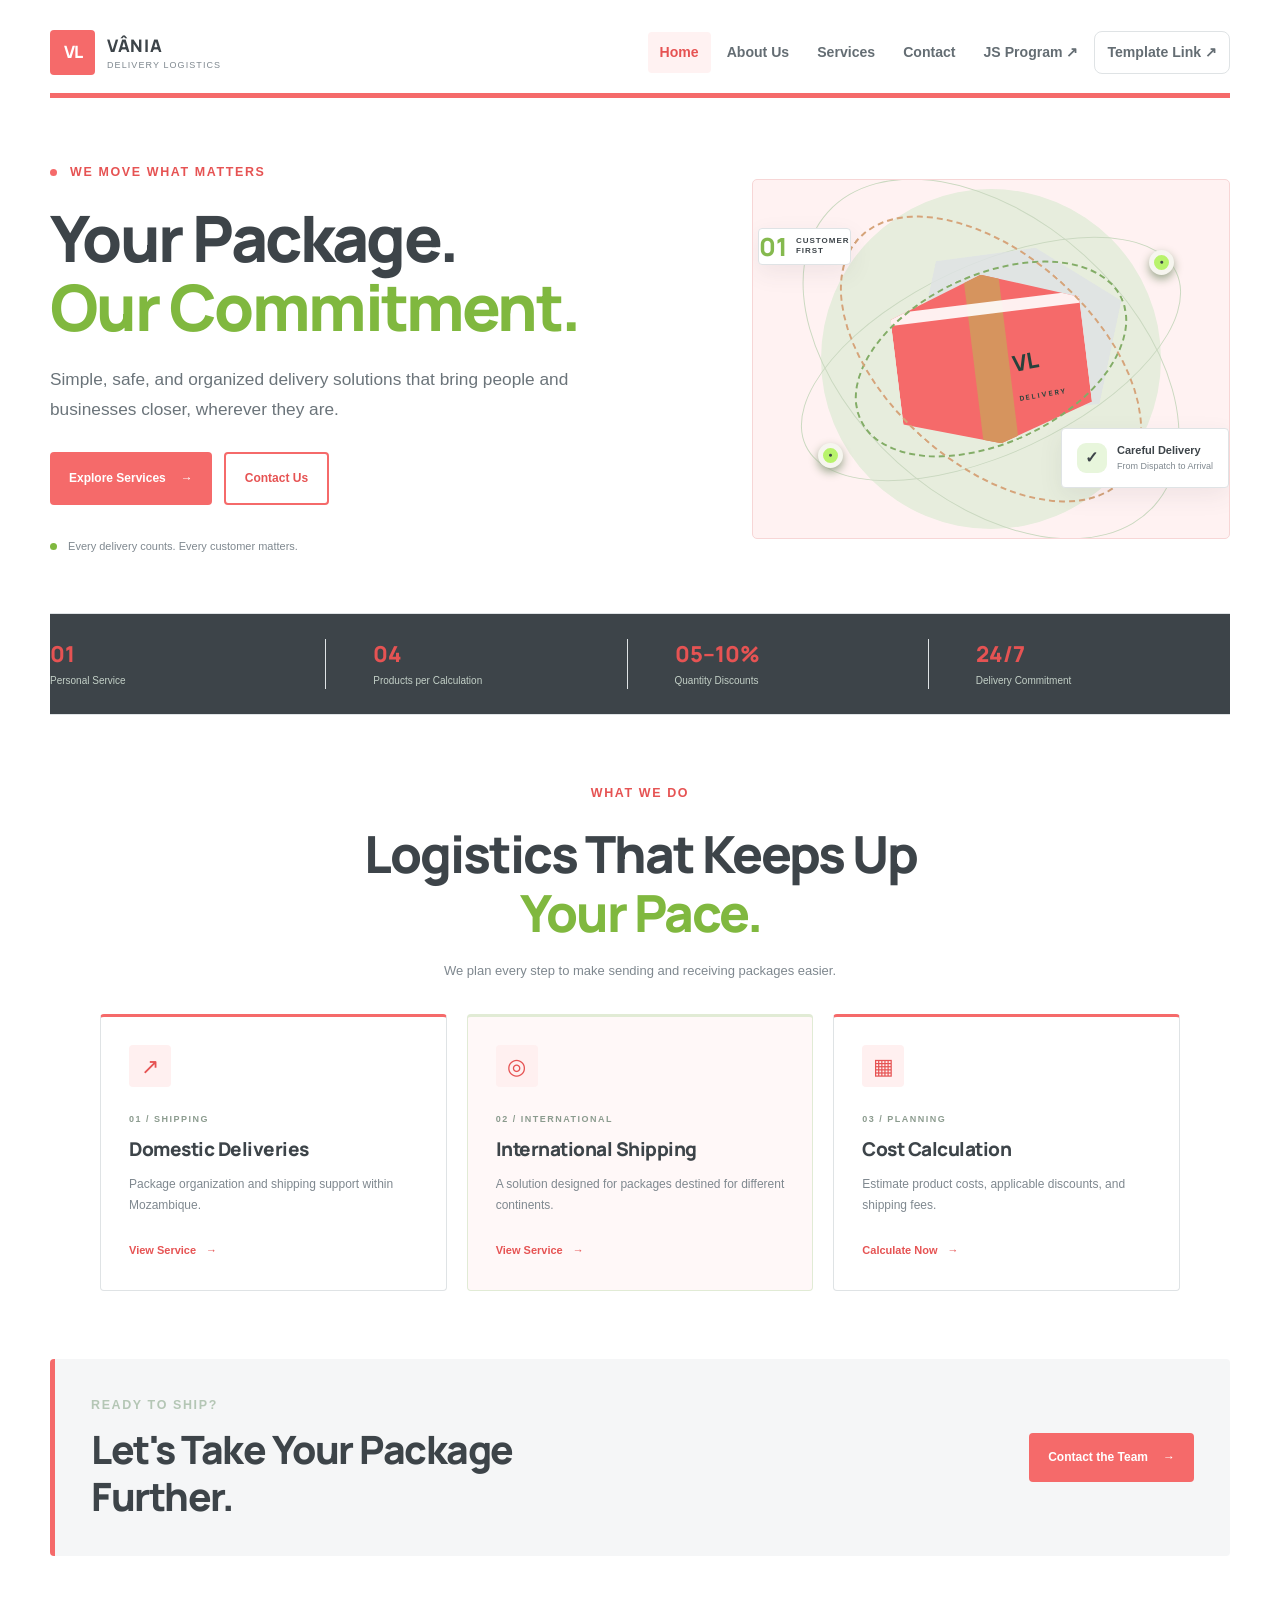
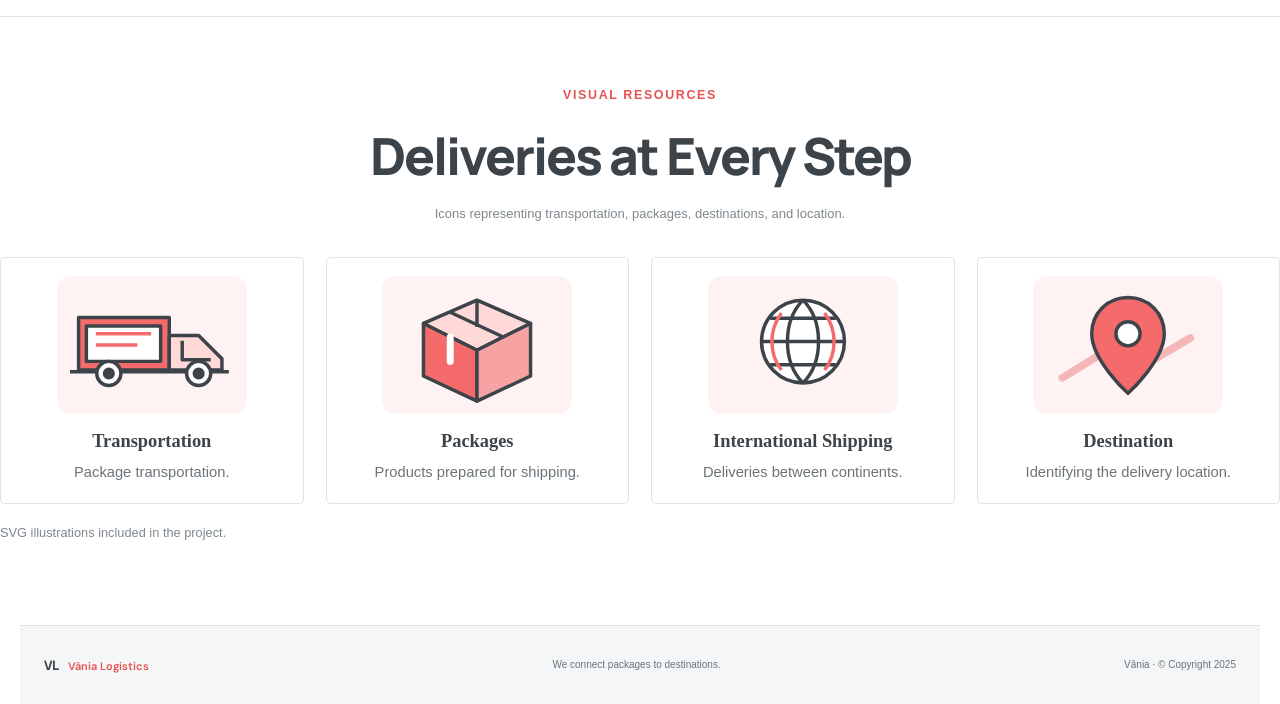
<file: index.html>
<!DOCTYPE html>
<html lang="en">
<head>
  <meta charset="UTF-8">
  <meta name="viewport" content="width=device-width, initial-scale=1.0">
  <title>Vânia Logistics | Entregas</title>
  <link rel="icon" type="image/svg+xml" href="images/favicon.svg">
  <link rel="stylesheet" href="css/style.css">
</head>
<body>
  <header class="site-header">
    <a class="brand" href="index.html" aria-label="Vânia Logistics - home page">
      <span class="brand-mark">VL</span>
      <span><strong>VÂNIA</strong><small>DELIVERY LOGISTICS</small></span>
    </a>
    <button class="menu-toggle" aria-label="Open menu" aria-expanded="false">☰</button>
    <nav class="main-nav">
      <a class="active" href="index.html">Home</a>
      <a href="sobre.html">About Us</a>
      <a href="servicos.html">Services</a>
      <a href="contacto.html">Contact</a>
      <a href="programa-js.html" target="_blank" rel="noopener">JS Program ↗</a>
      <a class="template-link" href="https://html5up.net/massively" target="_blank" rel="noopener">Template Link ↗</a>
    </nav>
  </header>

  <main>
    <section class="hero">
      <div class="hero-content">
        <p class="eyebrow"><span></span> WE MOVE WHAT MATTERS</p>
        <h1>Your Package.<br><em>Our Commitment.</em></h1>
        <p class="hero-copy">Simple, safe, and organized delivery solutions that bring people and businesses closer, wherever they are.</p>
        <div class="hero-actions">
          <a class="button button-primary" href="servicos.html">Explore Services <span>→</span></a>
          <a class="button button-outline" href="contacto.html">Contact Us</a>
        </div>
        <div class="hero-note"><span class="status-dot"></span> Every delivery counts. Every customer matters.</div>
      </div>
      <div class="hero-art" aria-label="Ilustração de entrega e logística">
        <div class="orbit orbit-one"></div><div class="orbit orbit-two"></div>
        <div class="parcel parcel-back"></div>
        <div class="parcel parcel-front"><div class="parcel-tape"></div><div class="parcel-label">VL<br><small>DELIVERY</small></div></div>
        <div class="route route-one"></div><div class="route route-two"></div>
        <div class="pin pin-one">●</div><div class="pin pin-two">●</div>
        <div class="floating-card"><span class="mini-icon">✓</span><span><strong>Careful Delivery</strong><small>From Dispatch to Arrival</small></span></div>
        <div class="floating-number"><strong>01</strong><small>CUSTOMER<br>FIRST</small></div>
      </div>
    </section>

    <section class="stats-row">
      <div><strong>01</strong><span>Personal Service</span></div>
      <div><strong>04</strong><span>Products per Calculation</span></div>
      <div><strong>05–10%</strong><span>Quantity Discounts</span></div>
      <div><strong>24/7</strong><span>Delivery Commitment</span></div>
    </section>

    <section class="section section-light">
      <div class="section-heading">
        <p class="eyebrow">WHAT WE DO</p>
        <h2>Logistics That Keeps Up<br><em>Your Pace.</em></h2>
        <p>We plan every step to make sending and receiving packages easier.</p>
      </div>
      <div class="card-grid">
        <article class="service-card"><div class="card-icon">↗</div><p class="card-number">01 / SHIPPING</p><h3>Domestic Deliveries</h3><p>Package organization and shipping support within Mozambique.</p><a href="servicos.html">View Service <span>→</span></a></article>
        <article class="service-card featured"><div class="card-icon">◎</div><p class="card-number">02 / INTERNATIONAL</p><h3>International Shipping</h3><p>A solution designed for packages destined for different continents.</p><a href="servicos.html">View Service <span>→</span></a></article>
        <article class="service-card"><div class="card-icon">▦</div><p class="card-number">03 / PLANNING</p><h3>Cost Calculation</h3><p>Estimate product costs, applicable discounts, and shipping fees.</p><a href="programa-js.html" target="_blank" rel="noopener">Calculate Now <span>→</span></a></article>
      </div>
    </section>

    <section class="wide-cta">
      <div><p class="eyebrow">READY TO SHIP?</p><h2>Let's Take Your Package<br>Further.</h2></div>
      <a class="button button-light" href="contacto.html">Contact the Team <span>→</span></a>
    </section>
  </main>

  
<section class="section icon-gallery">
  <div class="section-heading">
    <p class="eyebrow">VISUAL RESOURCES</p>
    <h2>Deliveries at Every Step</h2>
    <p>Icons representing transportation, packages, destinations, and location.</p>
  </div>
  <div class="icon-gallery-grid">
    <article><img src="images/camiao.svg" alt="Delivery truck"><h3>Transportation</h3><p>Package transportation.</p></article>
    <article><img src="images/caixa.svg" alt="Shipping box"><h3>Packages</h3><p>Products prepared for shipping.</p></article>
    <article><img src="images/globo.svg" alt="Globe"><h3>International Shipping</h3><p>Deliveries between continents.</p></article>
    <article><img src="images/localizacao.svg" alt="Location marker"><h3>Destination</h3><p>Identifying the delivery location.</p></article>
  </div>
  <p class="icon-note">SVG illustrations included in the project.</p>
</section>
<footer class="site-footer"><a class="footer-brand" href="index.html">VL <span>Vânia Logistics</span></a><p>We connect packages to destinations.</p><p>Vânia · © Copyright 2025</p></footer>
  <script src="js/main.js"></script>
</body>
</html>
</file>
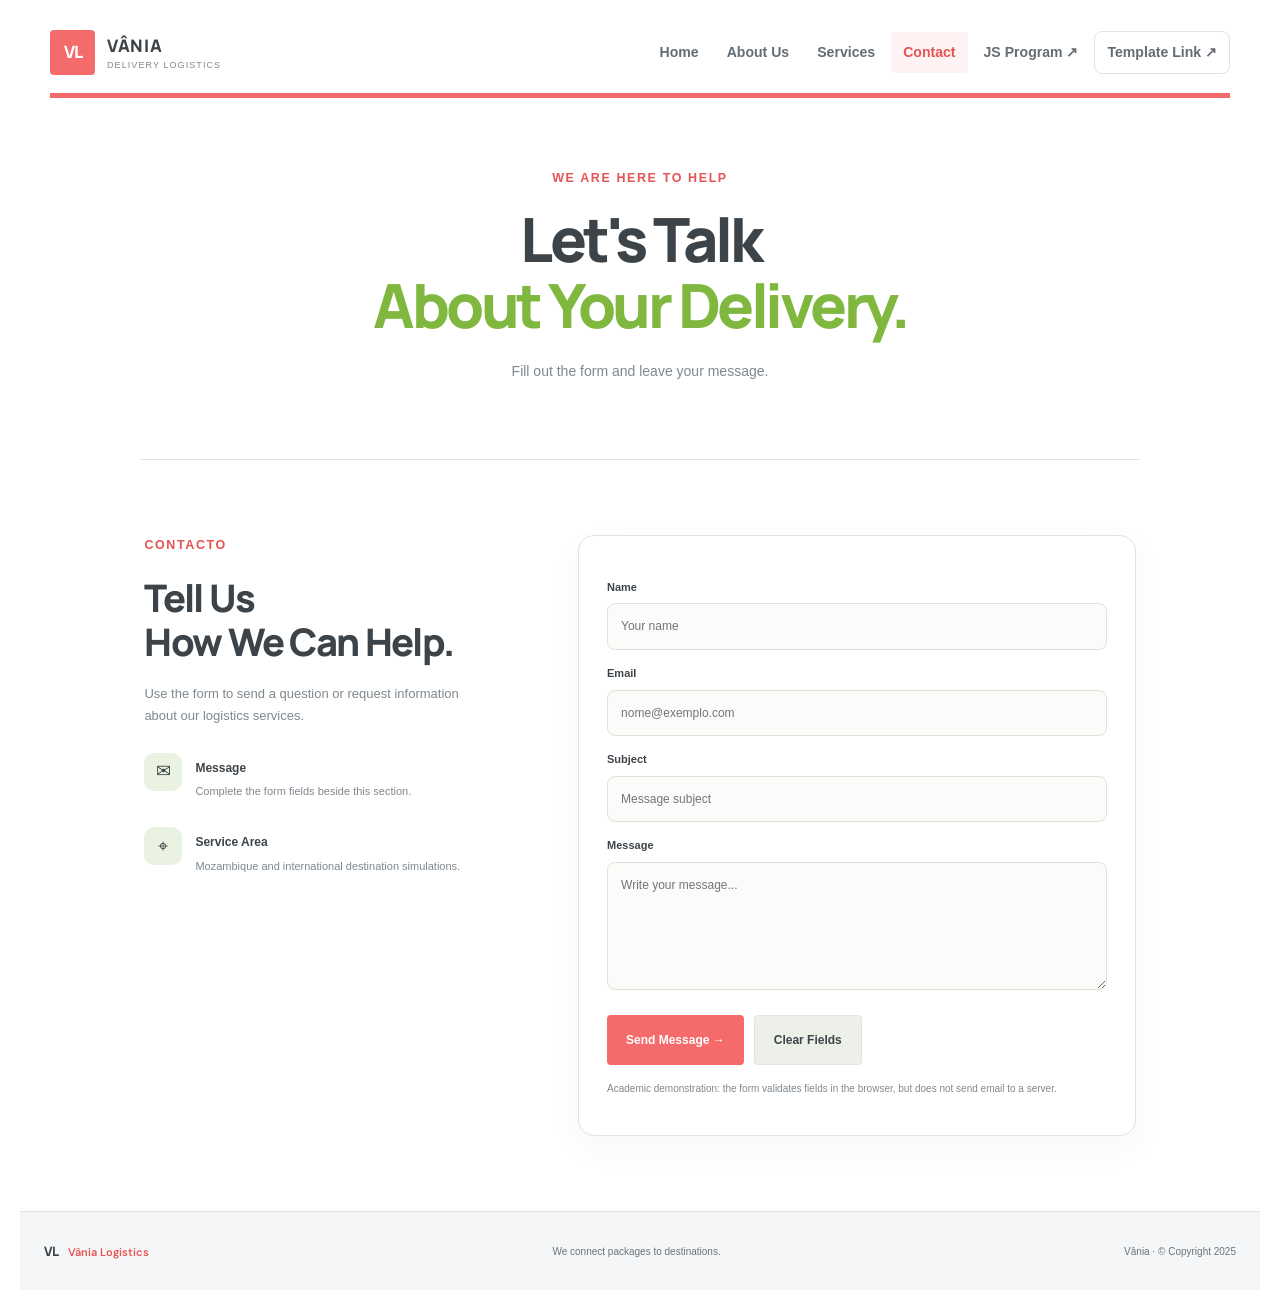
<file: contacto.html>
<!DOCTYPE html>
<html lang="en">
<head><meta charset="UTF-8"><meta name="viewport" content="width=device-width, initial-scale=1.0"><title>Contact | Vânia Logistics</title><link rel="icon" type="image/svg+xml" href="images/favicon.svg"><link rel="stylesheet" href="css/style.css"></head>
<body>
<header class="site-header"><a class="brand" href="index.html"><span class="brand-mark">VL</span><span><strong>VÂNIA</strong><small>DELIVERY LOGISTICS</small></span></a><button class="menu-toggle" aria-label="Open menu" aria-expanded="false">☰</button><nav class="main-nav"><a href="index.html">Home</a><a href="sobre.html">About Us</a><a href="servicos.html">Services</a><a class="active" href="contacto.html">Contact</a><a href="programa-js.html" target="_blank" rel="noopener">JS Program ↗</a><a class="template-link" href="https://html5up.net/massively" target="_blank" rel="noopener">Template Link ↗</a></nav></header>
<main><section class="page-hero"><p class="eyebrow">WE ARE HERE TO HELP</p><h1>Let's Talk<br><em>About Your Delivery.</em></h1><p>Fill out the form and leave your message.</p></section>
<section class="contact-layout section-light"><div class="contact-intro"><p class="eyebrow">CONTACTO</p><h2>Tell Us<br>How We Can Help.</h2><p>Use the form to send a question or request information about our logistics services.</p><div class="contact-info"><span class="info-symbol">✉</span><div><strong>Message</strong><p>Complete the form fields beside this section.</p></div></div><div class="contact-info"><span class="info-symbol">⌖</span><div><strong>Service Area</strong><p>Mozambique and international destination simulations.</p></div></div></div>
<form class="contact-form" id="contactForm"><label for="nome">Name</label><input id="nome" name="nome" type="text" placeholder="Your name" required><label for="email">Email</label><input id="email" name="email" type="email" placeholder="nome@exemplo.com" required><label for="assunto">Subject</label><input id="assunto" name="assunto" type="text" placeholder="Message subject" required><label for="mensagem">Message</label><textarea id="mensagem" name="mensagem" rows="5" placeholder="Write your message..." required></textarea><div class="form-actions"><button class="button button-primary" type="submit">Send Message →</button><button class="button button-muted" type="reset">Clear Fields</button></div><p class="form-feedback" id="formFeedback" role="status"></p><p class="form-note">Academic demonstration: the form validates fields in the browser, but does not send email to a server.</p></form></section></main>
<footer class="site-footer"><a class="footer-brand" href="index.html">VL <span>Vânia Logistics</span></a><p>We connect packages to destinations.</p><p>Vânia · © Copyright 2025</p></footer><script src="js/main.js"></script></body></html>
</file>
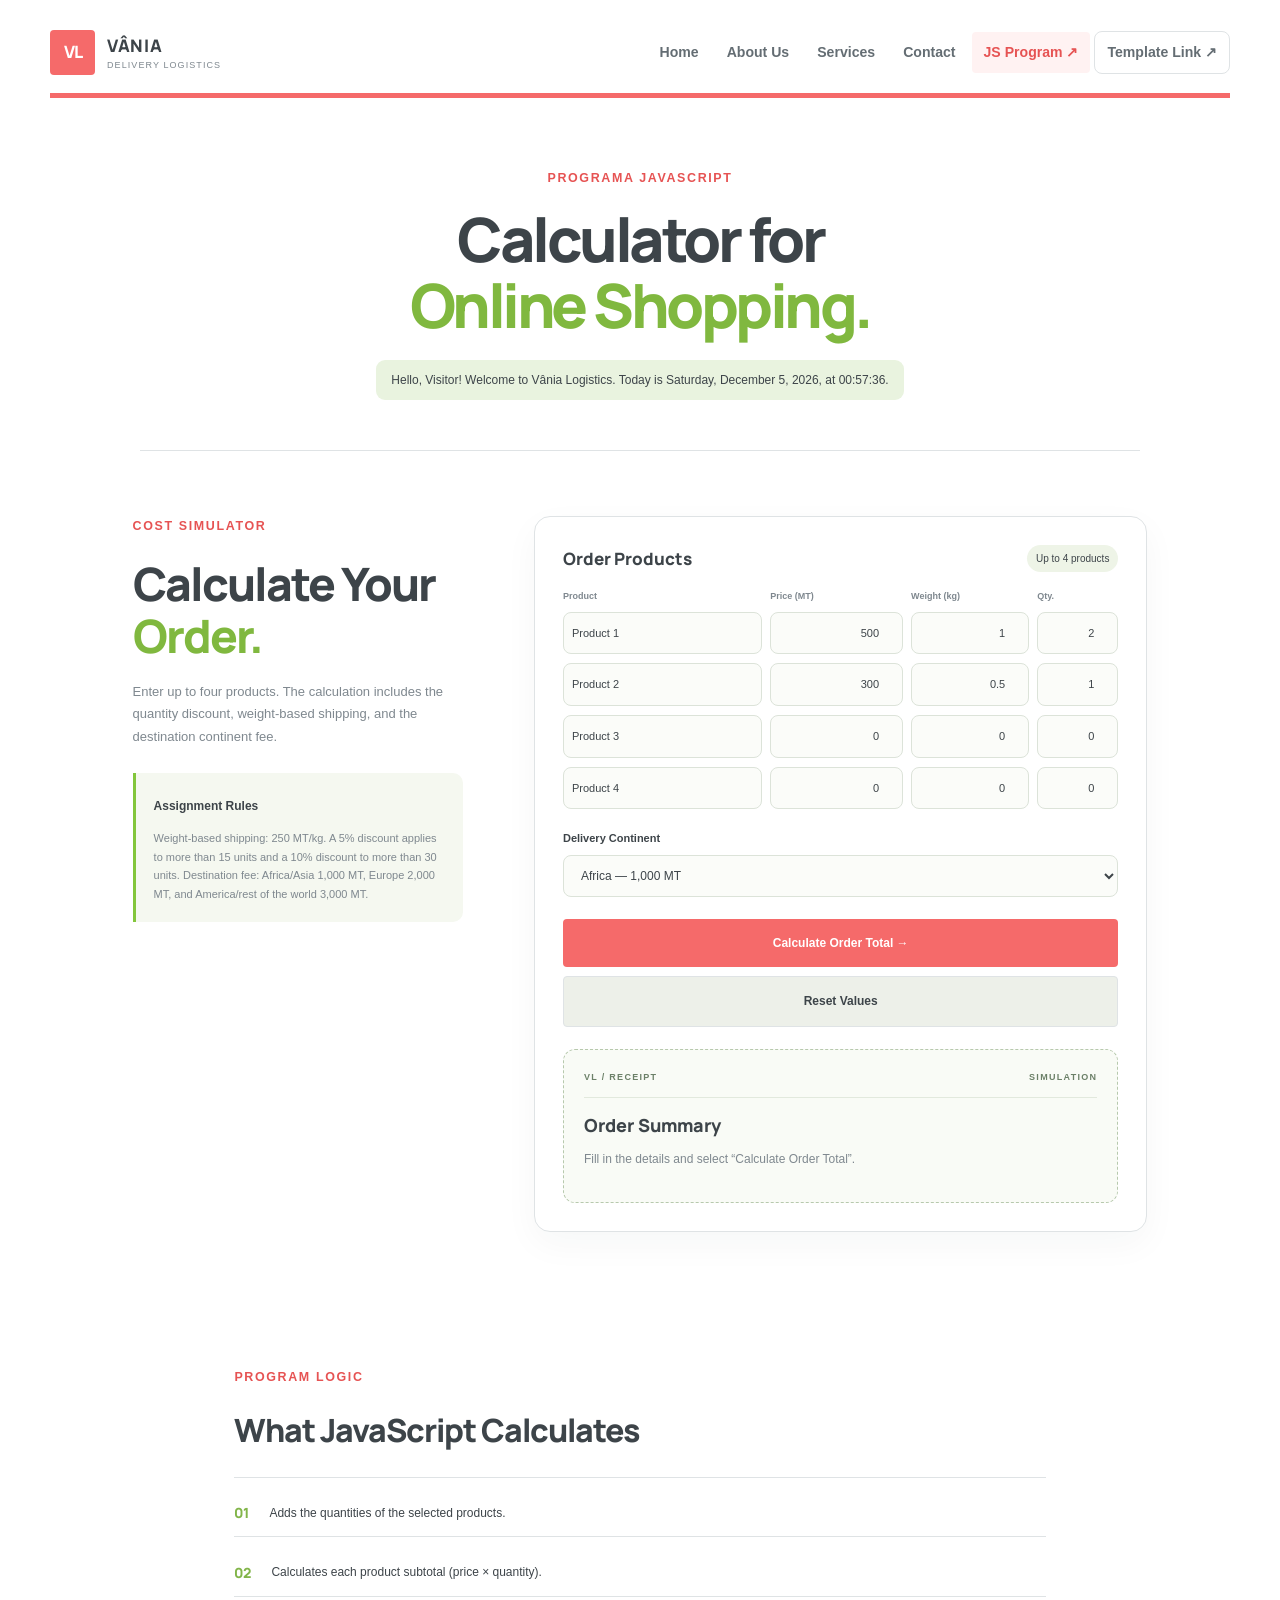
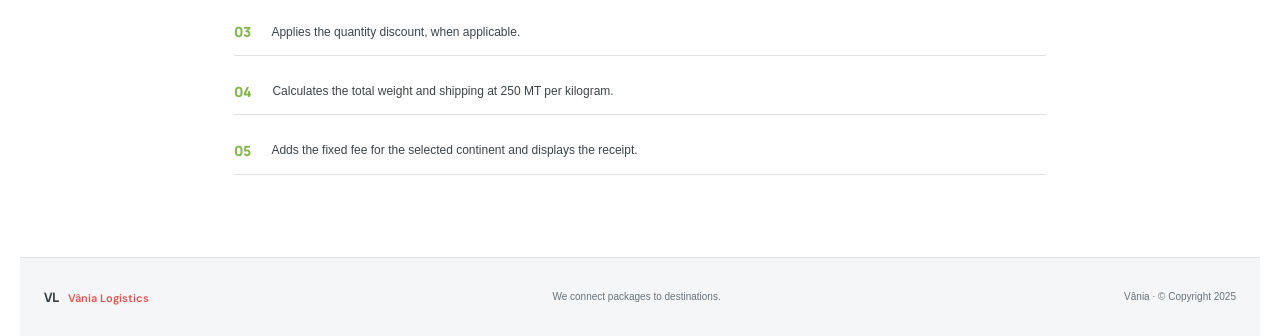
<file: programa-js.html>
<!DOCTYPE html>
<html lang="en">
<head><meta charset="UTF-8"><meta name="viewport" content="width=device-width, initial-scale=1.0"><title>JS Program | Vânia Logistics</title><link rel="icon" type="image/svg+xml" href="images/favicon.svg"><link rel="stylesheet" href="css/style.css"><script src="js/programa.js" defer></script></head>
<body class="program-page">
<header class="site-header"><a class="brand" href="index.html"><span class="brand-mark">VL</span><span><strong>VÂNIA</strong><small>DELIVERY LOGISTICS</small></span></a><button class="menu-toggle" aria-label="Open menu" aria-expanded="false">☰</button><nav class="main-nav"><a href="index.html">Home</a><a href="sobre.html">About Us</a><a href="servicos.html">Services</a><a href="contacto.html">Contact</a><a class="active" href="programa-js.html" target="_blank" rel="noopener">JS Program ↗</a><a class="template-link" href="https://html5up.net/massively" target="_blank" rel="noopener">Template Link ↗</a></nav></header>
<main><section class="page-hero program-hero"><p class="eyebrow">PROGRAMA JAVASCRIPT</p><h1>Calculator for<br><em>Online Shopping.</em></h1><p id="welcomeMessage" class="welcome-message">Preparing your welcome message...</p></section>
<section class="calculator-section section-light"><div class="calculator-intro"><p class="eyebrow">COST SIMULATOR</p><h2>Calculate Your<br><em>Order.</em></h2><p>Enter up to four products. The calculation includes the quantity discount, weight-based shipping, and the destination continent fee.</p><div class="rule-note"><strong>Assignment Rules</strong><p>Weight-based shipping: 250 MT/kg. A 5% discount applies to more than 15 units and a 10% discount to more than 30 units. Destination fee: Africa/Asia 1,000 MT, Europe 2,000 MT, and America/rest of the world 3,000 MT.</p></div></div>
<form id="orderForm" class="calculator-form">
<div class="form-topline"><h3>Order Products</h3><span>Up to 4 products</span></div>
<div class="product-head"><span>Product</span><span>Price (MT)</span><span>Weight (kg)</span><span>Qty.</span></div>
<div class="product-row"><label class="sr-only" for="produto1">Product 1</label><input id="produto1" name="produto1" placeholder="Product 1" value="Product 1" maxlength="60"><label class="sr-only" for="preco1">Price of product 1</label><input id="preco1" name="preco1" type="number" min="0" step="0.01" value="500" required><label class="sr-only" for="peso1">Weight of product 1</label><input id="peso1" name="peso1" type="number" min="0" step="0.01" value="1" required><label class="sr-only" for="qtd1">Quantity of product 1</label><input id="qtd1" name="qtd1" type="number" min="0" step="1" value="2" required></div>
<div class="product-row"><label class="sr-only" for="produto2">Product 2</label><input id="produto2" name="produto2" placeholder="Product 2" value="Product 2" maxlength="60"><label class="sr-only" for="preco2">Price of product 2</label><input id="preco2" name="preco2" type="number" min="0" step="0.01" value="300" required><label class="sr-only" for="peso2">Weight of product 2</label><input id="peso2" name="peso2" type="number" min="0" step="0.01" value="0.5" required><label class="sr-only" for="qtd2">Quantity of product 2</label><input id="qtd2" name="qtd2" type="number" min="0" step="1" value="1" required></div>
<div class="product-row"><label class="sr-only" for="produto3">Product 3</label><input id="produto3" name="produto3" placeholder="Product 3" value="Product 3" maxlength="60"><label class="sr-only" for="preco3">Price of product 3</label><input id="preco3" name="preco3" type="number" min="0" step="0.01" value="0"><label class="sr-only" for="peso3">Weight of product 3</label><input id="peso3" name="peso3" type="number" min="0" step="0.01" value="0"><label class="sr-only" for="qtd3">Quantity of product 3</label><input id="qtd3" name="qtd3" type="number" min="0" step="1" value="0"></div>
<div class="product-row"><label class="sr-only" for="produto4">Product 4</label><input id="produto4" name="produto4" placeholder="Product 4" value="Product 4" maxlength="60"><label class="sr-only" for="preco4">Price of product 4</label><input id="preco4" name="preco4" type="number" min="0" step="0.01" value="0"><label class="sr-only" for="peso4">Weight of product 4</label><input id="peso4" name="peso4" type="number" min="0" step="0.01" value="0"><label class="sr-only" for="qtd4">Quantity of product 4</label><input id="qtd4" name="qtd4" type="number" min="0" step="1" value="0"></div>
<div class="destination-field"><label for="continente">Delivery Continent</label><select id="continente" name="continente" required><option value="1000">Africa — 1,000 MT</option><option value="1000">Asia — 1,000 MT</option><option value="2000">Europe — 2,000 MT</option><option value="3000">America — 3,000 MT</option><option value="3000">Rest of the world — 3,000 MT</option></select></div>
<button class="button button-primary calculate-button" type="submit">Calculate Order Total →</button><button class="button button-muted reset-button" type="reset">Reset Values</button>
<div id="receipt" class="receipt" aria-live="polite"><div class="receipt-head"><span>VL / RECEIPT</span><span>SIMULATION</span></div><h3>Order Summary</h3><p>Fill in the details and select “Calculate Order Total”.</p></div>
</form></section>
<section class="code-section"><p class="eyebrow">PROGRAM LOGIC</p><h2>What JavaScript Calculates</h2><div class="code-explainer"><p><span>01</span> Adds the quantities of the selected products.</p><p><span>02</span> Calculates each product subtotal (price × quantity).</p><p><span>03</span> Applies the quantity discount, when applicable.</p><p><span>04</span> Calculates the total weight and shipping at 250 MT per kilogram.</p><p><span>05</span> Adds the fixed fee for the selected continent and displays the receipt.</p></div></section>
</main><footer class="site-footer"><a class="footer-brand" href="index.html">VL <span>Vânia Logistics</span></a><p>We connect packages to destinations.</p><p>Vânia · © Copyright 2025</p></footer><script src="js/main.js"></script></body></html>
</file>
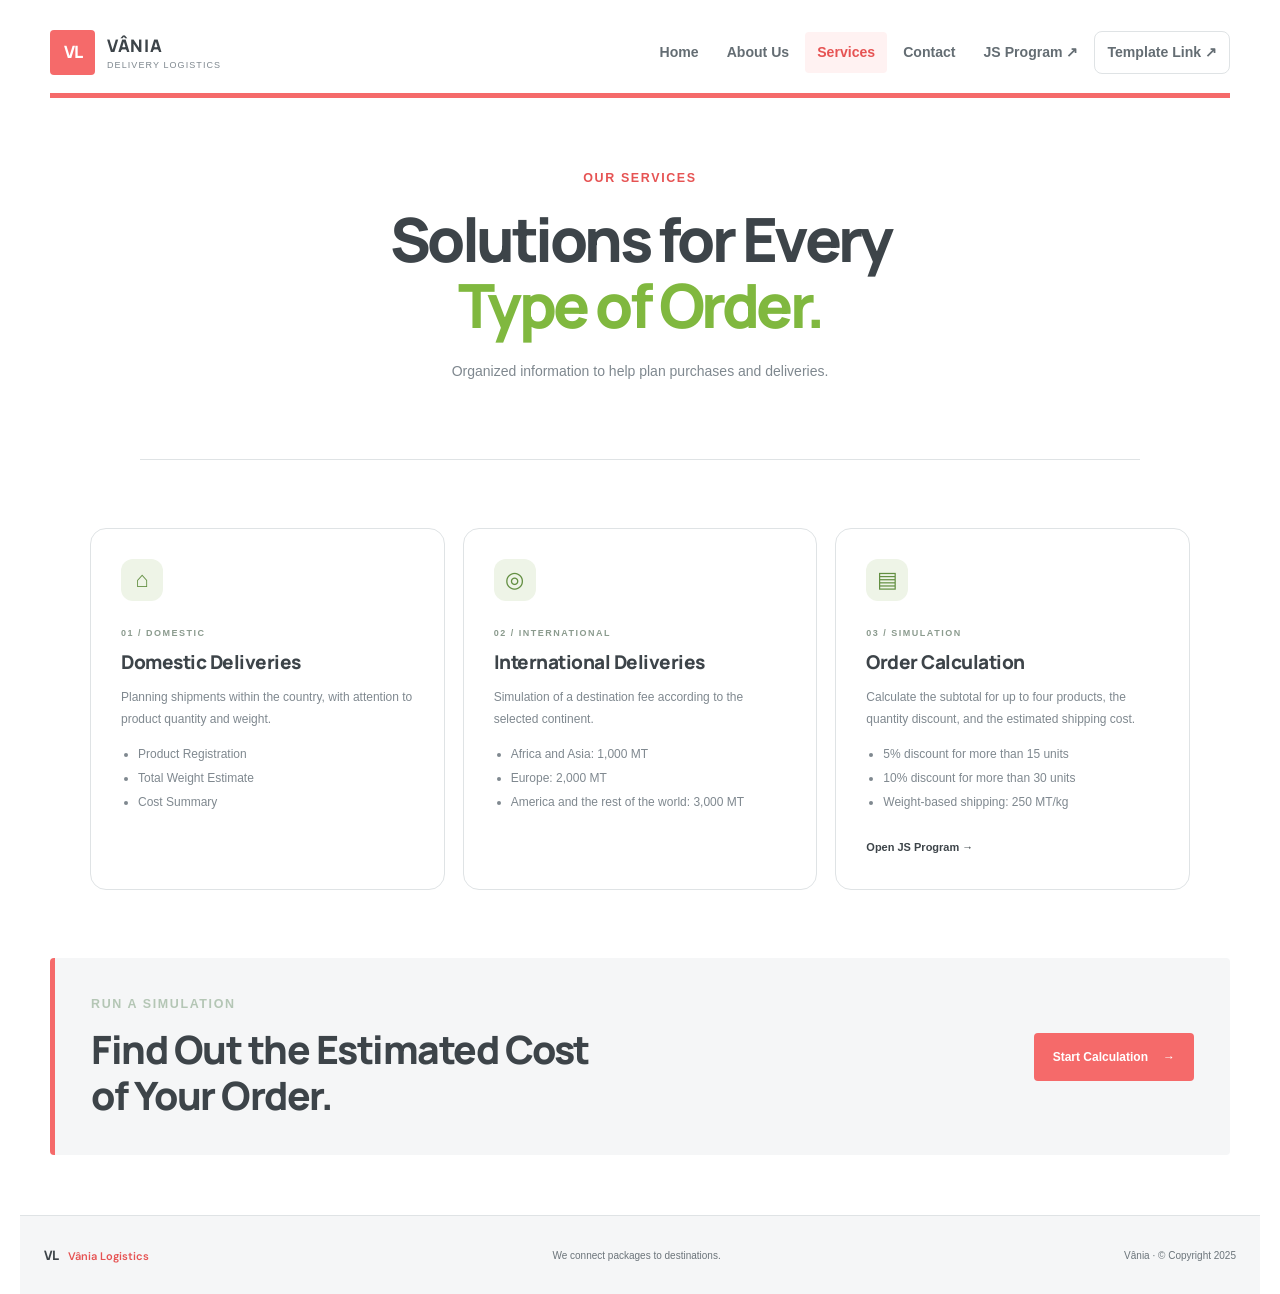
<file: servicos.html>
<!DOCTYPE html>
<html lang="en">
<head><meta charset="UTF-8"><meta name="viewport" content="width=device-width, initial-scale=1.0"><title>Services | Vânia Logistics</title><link rel="icon" type="image/svg+xml" href="images/favicon.svg"><link rel="stylesheet" href="css/style.css"></head>
<body>
<header class="site-header"><a class="brand" href="index.html"><span class="brand-mark">VL</span><span><strong>VÂNIA</strong><small>DELIVERY LOGISTICS</small></span></a><button class="menu-toggle" aria-label="Open menu" aria-expanded="false">☰</button><nav class="main-nav"><a href="index.html">Home</a><a href="sobre.html">About Us</a><a class="active" href="servicos.html">Services</a><a href="contacto.html">Contact</a><a href="programa-js.html" target="_blank" rel="noopener">JS Program ↗</a><a class="template-link" href="https://html5up.net/massively" target="_blank" rel="noopener">Template Link ↗</a></nav></header>
<main><section class="page-hero"><p class="eyebrow">OUR SERVICES</p><h1>Solutions for Every<br><em>Type of Order.</em></h1><p>Organized information to help plan purchases and deliveries.</p></section>
<section class="section section-light"><div class="service-detail-grid"><article class="detail-card"><div class="detail-icon">⌂</div><p class="card-number">01 / DOMESTIC</p><h2>Domestic Deliveries</h2><p>Planning shipments within the country, with attention to product quantity and weight.</p><ul><li>Product Registration</li><li>Total Weight Estimate</li><li>Cost Summary</li></ul></article><article class="detail-card"><div class="detail-icon">◎</div><p class="card-number">02 / INTERNATIONAL</p><h2>International Deliveries</h2><p>Simulation of a destination fee according to the selected continent.</p><ul><li>Africa and Asia: 1,000 MT</li><li>Europe: 2,000 MT</li><li>America and the rest of the world: 3,000 MT</li></ul></article><article class="detail-card"><div class="detail-icon">▤</div><p class="card-number">03 / SIMULATION</p><h2>Order Calculation</h2><p>Calculate the subtotal for up to four products, the quantity discount, and the estimated shipping cost.</p><ul><li>5% discount for more than 15 units</li><li>10% discount for more than 30 units</li><li>Weight-based shipping: 250 MT/kg</li></ul><a class="text-link" href="programa-js.html" target="_blank" rel="noopener">Open JS Program →</a></article></div></section>
<section class="wide-cta"><div><p class="eyebrow">RUN A SIMULATION</p><h2>Find Out the Estimated Cost<br>of Your Order.</h2></div><a class="button button-light" href="programa-js.html" target="_blank" rel="noopener">Start Calculation <span>→</span></a></section></main>
<footer class="site-footer"><a class="footer-brand" href="index.html">VL <span>Vânia Logistics</span></a><p>We connect packages to destinations.</p><p>Vânia · © Copyright 2025</p></footer><script src="js/main.js"></script></body></html>
</file>
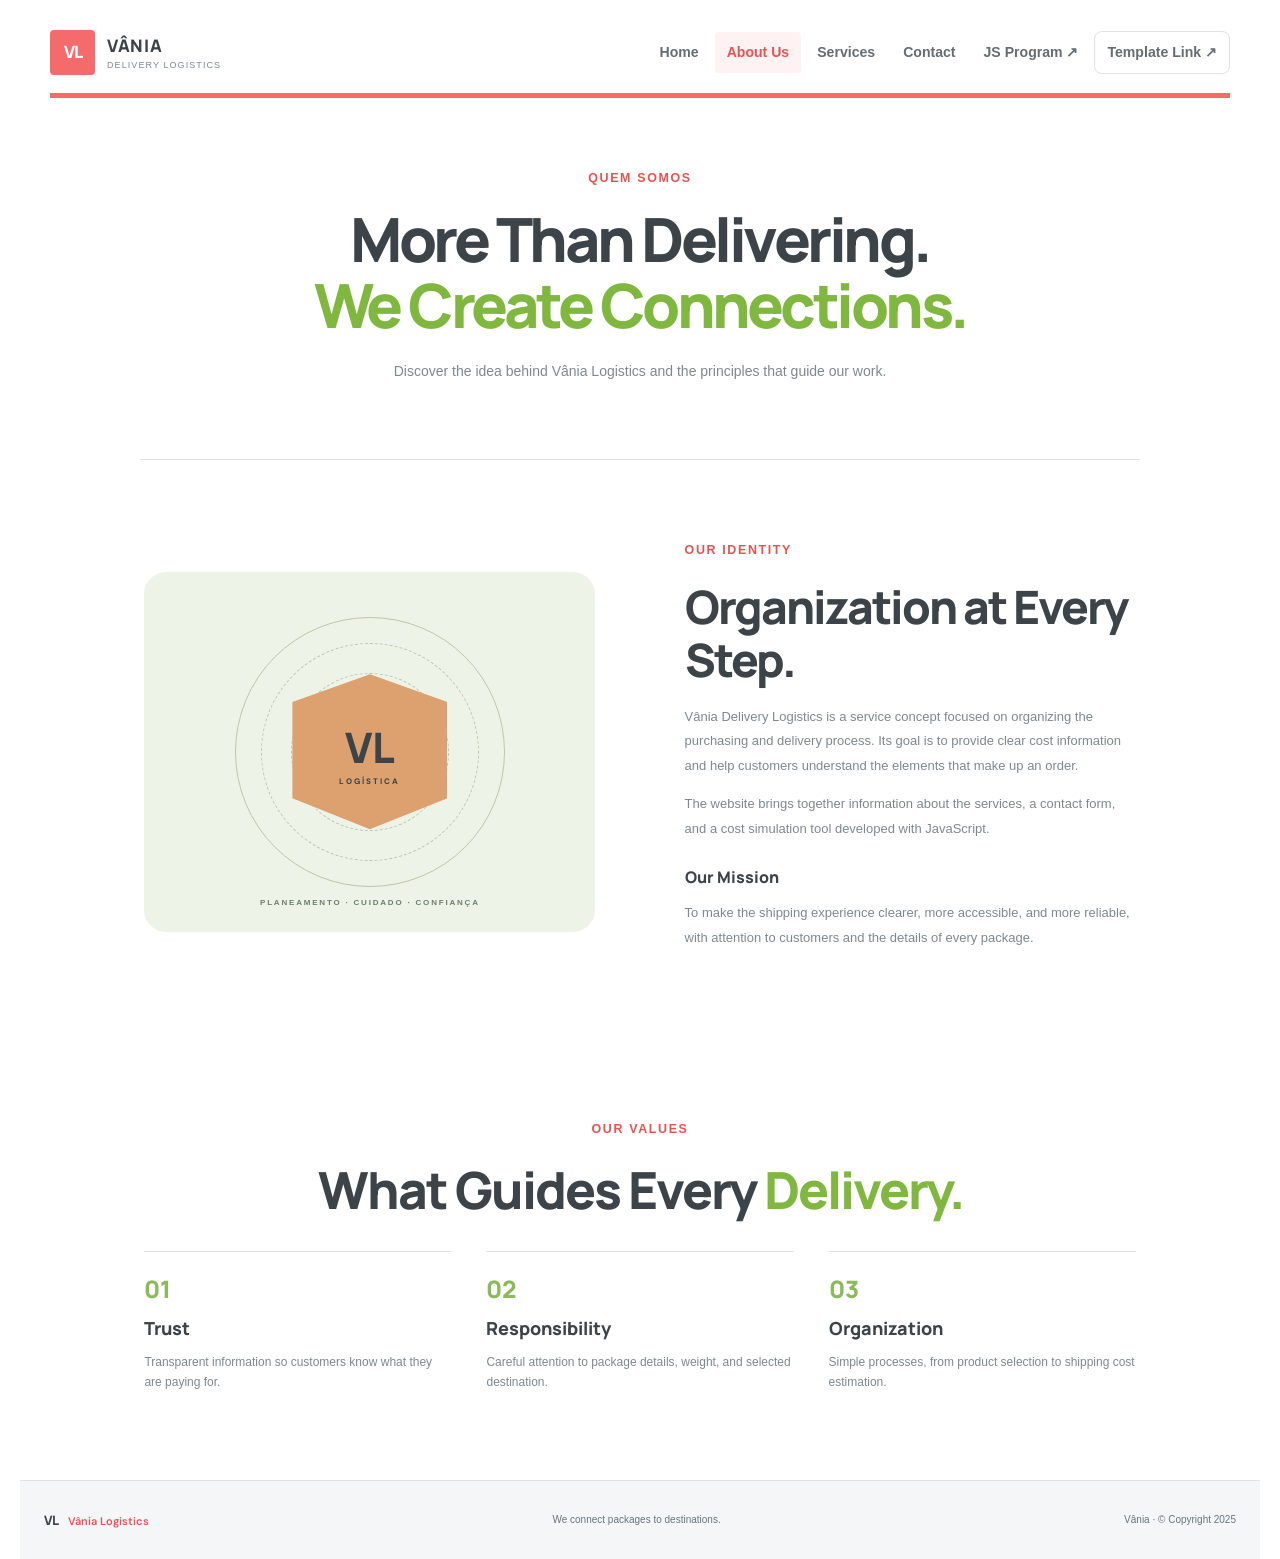
<file: sobre.html>
<!DOCTYPE html>
<html lang="en">
<head>
  <meta charset="UTF-8"><meta name="viewport" content="width=device-width, initial-scale=1.0">
  <title>About Us | Vânia Logistics</title><link rel="icon" type="image/svg+xml" href="images/favicon.svg"><link rel="stylesheet" href="css/style.css">
</head>
<body>
<header class="site-header"><a class="brand" href="index.html"><span class="brand-mark">VL</span><span><strong>VÂNIA</strong><small>DELIVERY LOGISTICS</small></span></a><button class="menu-toggle" aria-label="Open menu" aria-expanded="false">☰</button><nav class="main-nav"><a href="index.html">Home</a><a class="active" href="sobre.html">About Us</a><a href="servicos.html">Services</a><a href="contacto.html">Contact</a><a href="programa-js.html" target="_blank" rel="noopener">JS Program ↗</a><a class="template-link" href="https://html5up.net/massively" target="_blank" rel="noopener">Template Link ↗</a></nav></header>
<main>
<section class="page-hero"><p class="eyebrow">QUEM SOMOS</p><h1>More Than Delivering.<br><em>We Create Connections.</em></h1><p>Discover the idea behind Vânia Logistics and the principles that guide our work.</p></section>
<section class="content-split section-light"><div class="abstract-art"><div class="big-circle"></div><div class="art-box">VL<span>LOGÍSTICA</span></div><div class="art-caption">PLANEAMENTO · CUIDADO · CONFIANÇA</div></div><div class="content-copy"><p class="eyebrow">OUR IDENTITY</p><h2>Organization at Every Step.</h2><p>Vânia Delivery Logistics is a service concept focused on organizing the purchasing and delivery process. Its goal is to provide clear cost information and help customers understand the elements that make up an order.</p><p>The website brings together information about the services, a contact form, and a cost simulation tool developed with JavaScript.</p><h3>Our Mission</h3><p>To make the shipping experience clearer, more accessible, and more reliable, with attention to customers and the details of every package.</p></div></section>
<section class="values-section"><div class="section-heading"><p class="eyebrow">OUR VALUES</p><h2>What Guides Every <em>Delivery.</em></h2></div><div class="value-grid"><article><span>01</span><h3>Trust</h3><p>Transparent information so customers know what they are paying for.</p></article><article><span>02</span><h3>Responsibility</h3><p>Careful attention to package details, weight, and selected destination.</p></article><article><span>03</span><h3>Organization</h3><p>Simple processes, from product selection to shipping cost estimation.</p></article></div></section>
</main><footer class="site-footer"><a class="footer-brand" href="index.html">VL <span>Vânia Logistics</span></a><p>We connect packages to destinations.</p><p>Vânia · © Copyright 2025</p></footer><script src="js/main.js"></script>
</body></html>
</file>
<file: css/style.css>
@import url('https://fonts.googleapis.com/css2?family=DM+Sans:wght@400;500;600;700&family=Manrope:wght@400;500;600;700;800&display=swap');
:root{--ink:#142e2b;--ink-2:#284743;--muted:#6c7e79;--cream:#f6f5ef;--white:#fff;--green:#b8f36b;--green-dark:#83c63c;--line:#dfe5dc;--orange:#e98c55;--shadow:0 24px 60px rgba(20,46,43,.09)}
*{box-sizing:border-box}html{scroll-behavior:smooth}body{margin:0;background:var(--cream);color:var(--ink);font-family:'DM Sans',Arial,sans-serif;line-height:1.65}a{color:inherit;text-decoration:none}button,input,textarea,select{font:inherit}.site-header{max-width:1240px;margin:auto;padding:22px 5.5%;display:flex;align-items:center;justify-content:space-between;gap:24px;min-height:94px}.brand{display:flex;align-items:center;gap:11px;flex-shrink:0}.brand-mark{display:grid;place-items:center;width:45px;height:45px;background:var(--green);border-radius:14px 14px 14px 4px;font-weight:800;font-family:Manrope,sans-serif;font-size:17px;letter-spacing:-1px}.brand strong,.brand small{display:block;line-height:1.3}.brand strong{font:800 16px Manrope,sans-serif;letter-spacing:1.2px}.brand small{font-size:9px;letter-spacing:1.6px;color:var(--muted);margin-top:3px}.main-nav{display:flex;align-items:center;gap:22px}.main-nav a{font-size:12px;font-weight:700;color:#60716d;white-space:nowrap;transition:color .2s}.main-nav a:hover,.main-nav a.active{color:var(--ink)}.main-nav .template-link{border:1px solid #cbd5c8;padding:9px 12px;border-radius:8px}.menu-toggle{display:none;border:0;background:var(--green);border-radius:8px;padding:8px 12px;color:var(--ink);font-size:21px}.hero{max-width:1240px;margin:0 auto;padding:70px 7% 78px;display:grid;grid-template-columns:1fr .9fr;align-items:center;gap:5%;min-height:570px}.eyebrow{font-size:10px;font-weight:800;letter-spacing:2px;color:#72847b;margin:0 0 20px}.eyebrow span{display:inline-block;width:7px;height:7px;border-radius:50%;background:var(--green-dark);margin-right:8px}.hero h1,.page-hero h1{font:800 clamp(42px,5.2vw,70px)/1.08 Manrope,sans-serif;letter-spacing:-3.5px;margin:0;max-width:680px}.hero h1 em,.page-hero h1 em,.section-heading h2 em,.content-copy h2 em,.calculator-intro h2 em{font-style:normal;color:#80b83f}.hero-copy{color:var(--muted);max-width:460px;font-size:15px;margin:24px 0 28px}.hero-actions{display:flex;gap:12px;flex-wrap:wrap}.button{display:inline-flex;align-items:center;justify-content:center;gap:15px;border:0;border-radius:9px;padding:14px 19px;font-weight:700;font-size:12px;cursor:pointer;transition:transform .2s,background .2s}.button:hover{transform:translateY(-2px)}.button-primary{background:var(--ink);color:white}.button-primary:hover{background:#264a43}.button-outline{border:1px solid #cbd5c8;background:transparent}.button-light{background:var(--green);color:var(--ink)}.button-muted{background:#edf0e9;color:var(--ink);border:1px solid var(--line)}.hero-note{font-size:11px;color:var(--muted);margin-top:32px}.status-dot{display:inline-block;width:7px;height:7px;border-radius:50%;background:#80b83f;margin-right:8px}.hero-art{position:relative;min-height:410px;display:grid;place-items:center;overflow:hidden}.hero-art:before{content:"";position:absolute;width:340px;height:340px;border-radius:50%;background:#e7eddd}.orbit{position:absolute;border:1px solid #cbd9c1;border-radius:50%;transform:rotate(-25deg)}.orbit-one{width:410px;height:190px}.orbit-two{width:440px;height:280px;transform:rotate(42deg)}.parcel{position:absolute;width:190px;height:170px;transform:rotate(-7deg);clip-path:polygon(0 20%,50% 0,100% 20%,100% 82%,50% 100%,0 82%)}.parcel-back{background:#c98b5e;transform:translate(27px,-28px) rotate(12deg);opacity:.8}.parcel-front{background:#e6ad77;box-shadow:var(--shadow)}.parcel-front:before{content:"";position:absolute;left:50%;top:0;width:35px;height:100%;background:#d6945e;transform:translateX(-50%)}.parcel-tape{position:absolute;left:0;top:28px;width:100%;height:12px;background:#f3d4a6;opacity:.9}.parcel-label{position:absolute;right:25px;bottom:34px;font:800 22px Manrope;color:#27423c;transform:rotate(-3deg)}.parcel-label small{font:700 7px 'DM Sans';letter-spacing:2px}.route{position:absolute;border:2px dashed #83ad67;border-radius:50%;width:290px;height:170px;transform:rotate(-25deg)}.route-two{width:360px;height:210px;transform:rotate(42deg);border-color:#d6a47a}.pin{position:absolute;display:grid;place-items:center;width:25px;height:25px;background:var(--green);border:5px solid var(--cream);border-radius:50%;color:var(--ink);font-size:7px;box-shadow:0 4px 10px #9aa78c}.pin-one{top:70px;right:55px}.pin-two{bottom:70px;left:65px}.floating-card{position:absolute;bottom:50px;right:0;background:white;border-radius:12px;padding:12px 15px;display:flex;align-items:center;gap:10px;box-shadow:var(--shadow)}.mini-icon{display:grid;place-items:center;width:30px;height:30px;border-radius:9px;background:#e8f6dc;font-weight:800}.floating-card strong,.floating-card small{display:block}.floating-card strong{font-size:11px}.floating-card small{font-size:9px;color:var(--muted)}.floating-number{position:absolute;top:48px;left:5px;display:flex;align-items:center;gap:9px}.floating-number strong{font:800 25px Manrope;color:#85b94e}.floating-number small{font-size:8px;font-weight:800;line-height:1.3;letter-spacing:1px}.stats-row{background:var(--ink);color:white;display:grid;grid-template-columns:repeat(4,1fr);padding:27px max(7%,calc((100% - 1100px)/2));gap:25px}.stats-row div{display:flex;flex-direction:column;gap:3px}.stats-row strong{font:800 22px Manrope;color:var(--green)}.stats-row span{font-size:10px;color:#c3d0c7}.section{padding:90px 7%}.section-light{background:#fff}.section-heading{text-align:center;max-width:580px;margin:0 auto 45px}.section-heading h2,.content-copy h2,.calculator-intro h2{font:800 clamp(32px,4vw,46px)/1.15 Manrope,sans-serif;letter-spacing:-2px;margin:0 0 18px}.section-heading>p:last-child{font-size:13px;color:var(--muted);max-width:430px;margin:0 auto}.card-grid{max-width:1080px;margin:auto;display:grid;grid-template-columns:repeat(3,1fr);gap:17px}.service-card{padding:28px;border:1px solid var(--line);border-radius:15px;background:#fff;min-height:270px;transition:transform .2s,box-shadow .2s}.service-card:hover,.detail-card:hover{transform:translateY(-4px);box-shadow:var(--shadow)}.service-card.featured{background:#f0f6e9;border-color:#e1ebd5}.card-icon,.detail-icon{width:42px;height:42px;display:grid;place-items:center;border-radius:12px;background:#eef4e7;font-size:22px;color:#638f42;margin-bottom:25px}.card-number{font-size:9px;letter-spacing:1.5px;font-weight:800;color:#8b9b8e;margin:0 0 8px}.service-card h3,.detail-card h2{font:800 19px Manrope,sans-serif;margin:0 0 10px;letter-spacing:-.5px}.service-card>p:not(.card-number),.detail-card>p:not(.card-number){font-size:12px;color:var(--muted);line-height:1.8}.service-card>a,.text-link{display:inline-flex;gap:10px;margin-top:12px;font-size:11px;font-weight:800}.wide-cta{background:var(--ink);color:white;padding:48px 8%;display:flex;justify-content:space-between;align-items:center;gap:24px}.wide-cta .eyebrow{color:#b4c6b5;margin-bottom:10px}.wide-cta h2{font:800 clamp(26px,3.5vw,39px)/1.2 Manrope;margin:0;letter-spacing:-1.5px}.site-footer{max-width:1240px;margin:auto;padding:28px 6%;display:flex;align-items:center;justify-content:space-between;gap:20px;color:#7c8a81;font-size:10px}.footer-brand{font:800 13px Manrope;color:var(--ink)}.footer-brand span{font:600 11px 'DM Sans';margin-left:7px}.site-footer p{margin:0}.page-hero{padding:70px 7% 75px;text-align:center;max-width:1000px;margin:auto}.page-hero .eyebrow{margin-bottom:17px}.page-hero h1{font-size:clamp(39px,5vw,61px);margin:auto}.page-hero>p:last-child{max-width:540px;margin:22px auto 0;color:var(--muted);font-size:14px}.content-split{padding:80px 8%;display:grid;grid-template-columns:1fr 1fr;align-items:center;gap:9%}.abstract-art{height:360px;background:#eef3e8;border-radius:22px;position:relative;overflow:hidden;display:grid;place-items:center}.big-circle{width:270px;height:270px;border:1px solid #b7caa9;border-radius:50%;position:absolute}.big-circle:before,.big-circle:after{content:"";position:absolute;border:1px dashed #b7caa9;border-radius:50%;inset:25px}.big-circle:after{inset:55px}.art-box{position:relative;background:#dca16f;width:155px;height:155px;display:flex;align-items:center;justify-content:center;flex-direction:column;clip-path:polygon(0 18%,50% 0,100% 18%,100% 80%,50% 100%,0 80%);font:800 42px Manrope;color:var(--ink)}.art-box span{font:800 8px 'DM Sans';letter-spacing:2px}.art-caption{position:absolute;bottom:22px;font-size:8px;letter-spacing:1.8px;font-weight:800;color:#6b8068}.content-copy>p:not(.eyebrow){font-size:13px;color:var(--muted);line-height:1.9}.content-copy h3{font:800 16px Manrope;margin:25px 0 0}.values-section{padding:75px 8%}.value-grid{max-width:1050px;margin:auto;display:grid;grid-template-columns:repeat(3,1fr);gap:35px}.value-grid article{border-top:1px solid var(--line);padding-top:20px}.value-grid article>span{font:800 24px Manrope;color:#8cba5b}.value-grid h3{font:800 18px Manrope;margin:10px 0}.value-grid p{font-size:12px;color:var(--muted)}.service-detail-grid{max-width:1100px;margin:auto;display:grid;grid-template-columns:repeat(3,1fr);gap:18px}.detail-card{padding:30px;border:1px solid var(--line);border-radius:16px;transition:transform .2s,box-shadow .2s}.detail-card ul{padding-left:17px;color:var(--muted);font-size:12px;line-height:2}.detail-card .text-link{color:var(--ink)}.contact-layout{padding:75px 8%;display:grid;grid-template-columns:.75fr 1.25fr;gap:10%;align-items:start}.contact-intro h2{font:800 38px/1.15 Manrope;letter-spacing:-1.7px;margin:0 0 20px}.contact-intro>p:not(.eyebrow){color:var(--muted);font-size:13px}.contact-info{display:flex;align-items:flex-start;gap:13px;margin-top:25px}.info-symbol{width:38px;height:38px;border-radius:10px;background:#eaf2e1;display:grid;place-items:center;font-size:18px}.contact-info strong{font-size:12px}.contact-info p{margin:2px 0;color:var(--muted);font-size:11px}.contact-form,.calculator-form{background:#fff;border:1px solid var(--line);border-radius:16px;padding:28px;box-shadow:0 12px 35px rgba(20,46,43,.04)}.contact-form label,.destination-field label{display:block;font-size:11px;font-weight:800;margin:14px 0 7px}.contact-form input,.contact-form textarea,.product-row input,.destination-field select{width:100%;min-width:0;padding:12px 13px;border:1px solid #dce3d9;border-radius:8px;background:#fbfcf9;outline:none;color:var(--ink);font-size:12px}.contact-form input:focus,.contact-form textarea:focus,.product-row input:focus,.destination-field select:focus{border-color:#91bf68;box-shadow:0 0 0 3px #eaf5df}.contact-form textarea{resize:vertical}.form-actions{display:flex;gap:10px;flex-wrap:wrap;margin-top:17px}.form-feedback{font-size:12px;font-weight:700;color:#4c842d}.form-note{font-size:10px;color:var(--muted);margin-top:15px}.program-hero{padding-bottom:50px}.welcome-message{display:inline-block;padding:10px 15px;border-radius:9px;background:#e9f3df!important;color:var(--ink)!important;font-size:12px!important}.calculator-section{padding:65px 7%;display:grid;grid-template-columns:.7fr 1.3fr;gap:7%;align-items:start}.calculator-intro{position:sticky;top:25px}.calculator-intro>p:not(.eyebrow){font-size:13px;color:var(--muted)}.rule-note{margin-top:25px;padding:18px;border-left:3px solid var(--green-dark);background:#f5f8f0;border-radius:0 10px 10px 0}.rule-note strong{font-size:12px}.rule-note p{font-size:11px;color:var(--muted);margin-bottom:0}.form-topline{display:flex;align-items:center;justify-content:space-between;gap:10px;margin-bottom:17px}.form-topline h3{font:800 17px Manrope;margin:0}.form-topline span{font-size:10px;background:#eef4e7;padding:5px 9px;border-radius:20px}.product-head,.product-row{display:grid;grid-template-columns:1.35fr .9fr .8fr .55fr;gap:8px;align-items:center}.product-head{font-size:9px;font-weight:800;color:var(--muted);margin-bottom:7px}.product-row{margin-bottom:9px}.product-row input{padding:11px 8px;font-size:11px}.product-row input[type=number]{text-align:right}.destination-field{margin:20px 0}.destination-field label{margin-top:0}.destination-field select{font-size:12px}.calculate-button{width:100%;margin-top:2px}.reset-button{margin-top:9px;width:100%}.receipt{margin-top:22px;border:1px dashed #b7c9ad;border-radius:12px;padding:20px;background:#f9fbf6}.receipt-head{display:flex;justify-content:space-between;font-size:9px;font-weight:800;letter-spacing:1.3px;color:#6c8068;border-bottom:1px solid #e2e9dd;padding-bottom:12px}.receipt h3{font:800 18px Manrope;margin:15px 0 8px}.receipt>p{font-size:12px;color:var(--muted)}.receipt-lines{margin:12px 0}.receipt-line{display:flex;justify-content:space-between;gap:15px;padding:7px 0;font-size:11px;border-bottom:1px solid #e9eee4}.receipt-line span:last-child{font-weight:700;text-align:right}.receipt-total{display:flex;justify-content:space-between;gap:10px;margin-top:13px;padding-top:13px;border-top:2px solid var(--ink);font-weight:800;font-size:14px}.receipt-total strong{font:800 20px Manrope}.receipt-small{font-size:10px!important}.code-section{padding:70px 8%;max-width:1000px;margin:auto}.code-section h2{font:800 32px Manrope;letter-spacing:-1px;margin:0 0 25px}.code-explainer{border-top:1px solid var(--line)}.code-explainer p{display:flex;gap:20px;align-items:center;padding:13px 0;border-bottom:1px solid var(--line);font-size:12px}.code-explainer span{font:800 14px Manrope;color:#82b54a}.sr-only{position:absolute;width:1px;height:1px;padding:0;margin:-1px;overflow:hidden;clip:rect(0,0,0,0);white-space:nowrap;border:0}
@media(max-width:1000px){.site-header{padding:18px 4%}.main-nav{gap:12px}.main-nav a{font-size:10px}.hero{padding-left:5%;padding-right:5%}.calculator-section{grid-template-columns:1fr;gap:30px}.calculator-intro{position:static}.rule-note{max-width:650px}.contact-layout{gap:5%;padding-left:5%;padding-right:5%}}
@media(max-width:760px){.site-header{position:relative;flex-wrap:wrap;min-height:75px}.menu-toggle{display:block}.main-nav{display:none;order:3;width:100%;padding:15px 0 5px;flex-direction:column;align-items:stretch;gap:0}.main-nav.open{display:flex}.main-nav a{font-size:12px;padding:11px 8px;border-bottom:1px solid var(--line)}.main-nav .template-link{border:0;padding:11px 8px}.hero{grid-template-columns:1fr;padding-top:45px;gap:25px}.hero h1{font-size:48px;letter-spacing:-2.5px}.hero-art{min-height:340px}.hero-art:before{width:270px;height:270px}.parcel{width:160px;height:145px}.floating-card{right:2px;bottom:25px}.stats-row{grid-template-columns:repeat(2,1fr);padding:25px 7%}.section{padding:65px 6%}.card-grid,.service-detail-grid,.value-grid{grid-template-columns:1fr}.service-card{min-height:0}.wide-cta{padding:38px 7%;align-items:flex-start;flex-direction:column}.site-footer{flex-direction:column;align-items:flex-start;padding:25px 7%;gap:9px}.page-hero{padding:50px 6%}.page-hero h1{letter-spacing:-2px}.content-split,.contact-layout{grid-template-columns:1fr;padding:50px 6%;gap:35px}.abstract-art{height:280px}.values-section{padding:55px 7%}.contact-intro h2{font-size:33px}.calculator-section{padding:45px 4%}.calculator-form{padding:18px}.product-head,.product-row{grid-template-columns:1.2fr .8fr .7fr .55fr;gap:5px}.product-head{font-size:8px}.product-row input{padding:10px 5px;font-size:10px}.code-section{padding:55px 7%}}
@media(max-width:390px){.brand-mark{width:39px;height:39px}.brand strong{font-size:14px}.brand small{font-size:8px}.hero h1{font-size:41px}.product-head,.product-row{grid-template-columns:1.05fr .8fr .65fr .5fr}.product-row input{padding:9px 3px;font-size:9px}.calculator-form{padding:12px}.form-actions .button{width:100%}}



/* Estilo inspirado no template Editorial */
:root{--ink:#3d4449;--muted:#7f888f;--accent:#f56a6a;--accent-dark:#e65353;--line:#dfe3e5;--soft:#f5f6f7}
html{scroll-behavior:smooth}
body{background:#fff;color:var(--ink);font-family:"Open Sans",Arial,sans-serif;line-height:1.7}
.site-header{width:min(1180px,calc(100% - 48px));margin:0 auto;padding:30px 0 18px;background:#fff;border-bottom:5px solid var(--accent);display:flex;align-items:center;justify-content:space-between;gap:24px}
.brand{color:var(--ink);text-decoration:none;gap:12px}
.brand-mark{background:var(--accent);color:#fff;border-radius:4px;font-weight:800}
.brand strong{letter-spacing:.04em;font-size:1.08rem}
.brand small{color:var(--muted);letter-spacing:.12em}
.main-nav{display:flex;flex-wrap:wrap;justify-content:flex-end;gap:4px}
.main-nav a{color:#646d73;border-radius:4px;padding:9px 12px;font-size:.88rem;font-weight:700;text-decoration:none;transition:color .2s,background .2s}
.main-nav a:hover,.main-nav a.active{color:var(--accent-dark);background:#fff2f2}
.main-nav a.template-link{border:1px solid var(--line)}
.menu-toggle{display:none}
main{width:min(1180px,calc(100% - 48px));margin:0 auto}
.hero{min-height:490px;padding:64px 0 58px;display:grid;grid-template-columns:1.15fr .85fr;align-items:center;gap:55px;border-bottom:1px solid var(--line)}
.eyebrow{color:var(--accent-dark);font-size:.78rem;font-weight:800;letter-spacing:.13em}
.eyebrow span{background:var(--accent)}
h1,h2,h3{color:var(--ink);font-family:Georgia,"Times New Roman",serif;line-height:1.2}
.hero h1{font-size:clamp(2.7rem,5vw,4.5rem);letter-spacing:-.04em}
h1 em,h2 em{color:var(--accent-dark);font-style:normal}
.hero-copy{max-width:580px;color:#6b747a;font-size:1.08rem}
.button{border-radius:4px;font-weight:700;box-shadow:none}
.button-primary{background:var(--accent);color:#fff}
.button-primary:hover{background:var(--accent-dark)}
.button-outline{color:var(--accent-dark);border:2px solid var(--accent)}
.hero-art{background:#fff2f2;border:1px solid #f7d6d6;border-radius:5px;min-height:360px}
.parcel-front{background:#f56a6a;box-shadow:14px 16px 0 #f4b6b6}
.parcel-back{background:#dfe3e5}
.parcel-tape{background:#fff}
.floating-card,.floating-number{border:1px solid var(--line);border-radius:4px;box-shadow:0 8px 24px #3d444914}
.floating-card,.floating-number{background:#fff}
.stats-row{border-bottom:1px solid var(--line);padding:25px 0;display:grid;grid-template-columns:repeat(4,1fr)}
.stats-row>div{border-right:1px solid var(--line);padding:0 22px}
.stats-row>div:first-child{padding-left:0}
.stats-row>div:last-child{border-right:0}
.stats-row strong{color:var(--accent-dark)}
.section{padding:68px 0}
.section-light{background:#fff}
.section-heading{max-width:720px;margin-bottom:32px}
.section-heading h2{font-size:clamp(2rem,4vw,3.2rem)}
.card-grid{gap:20px}
.service-card{background:#fff;border:1px solid var(--line);border-top:3px solid var(--accent);border-radius:4px;box-shadow:none}
.service-card.featured{background:#fff8f8;transform:none}
.card-icon{color:var(--accent-dark);background:#fff0f0;border-radius:4px}
.service-card a{color:var(--accent-dark)}
.wide-cta{margin:0 0 60px;padding:36px;background:#f5f6f7;border-left:5px solid var(--accent);border-radius:4px}
.wide-cta h2{color:var(--ink)}
.button-light{background:var(--accent);color:#fff}
.site-footer{background:#f5f6f7;border-top:1px solid var(--line);color:#6b747a;padding:30px 24px}
.footer-brand{color:var(--ink)}
.footer-brand span{color:var(--accent-dark)}
.page-hero{border-bottom:1px solid var(--line)}
.content-panel,.contact-card,.info-card,.calculator-panel{background:#fff;border:1px solid var(--line);border-radius:4px;box-shadow:none}
input,textarea,select{border:1px solid #cfd5d9;border-radius:4px}
input:focus,textarea:focus,select:focus{border-color:var(--accent);outline:2px solid #f56a6a25}
button,.submit-button{border-radius:4px}
@media(max-width:900px){.site-header{width:calc(100% - 32px);align-items:flex-start;flex-wrap:wrap}.main-nav{justify-content:flex-start}main{width:calc(100% - 32px)}.hero{grid-template-columns:1fr;gap:28px;padding:42px 0}.hero-art{min-height:300px}}
@media(max-width:600px){.site-header{padding-top:20px}.main-nav{gap:2px}.main-nav a{padding:7px 9px;font-size:.8rem}.stats-row{grid-template-columns:repeat(2,1fr);gap:18px 0}.stats-row>div:nth-child(2){border-right:0}.stats-row>div:nth-child(3){padding-left:0}.wide-cta{padding:24px}}

/* Galeria de ilustrações de logística */
.icon-gallery{border-top:1px solid #dfe3e5}
.icon-gallery-grid{display:grid;grid-template-columns:repeat(4,minmax(0,1fr));gap:22px}
.icon-gallery-grid article{padding:18px;border:1px solid #dfe3e5;border-radius:5px;background:#fff;text-align:center}
.icon-gallery-grid img{display:block;width:100%;max-width:190px;margin:0 auto 16px}
.icon-gallery-grid h3{font-size:1.15rem;margin:0 0 8px}
.icon-gallery-grid p{font-size:.92rem;color:#6b747a;margin:0}
.icon-note{font-size:.8rem;color:#7f888f;margin-top:18px}
@media(max-width:800px){.icon-gallery-grid{grid-template-columns:repeat(2,minmax(0,1fr))}}
@media(max-width:460px){.icon-gallery-grid{grid-template-columns:1fr}}
</file>
